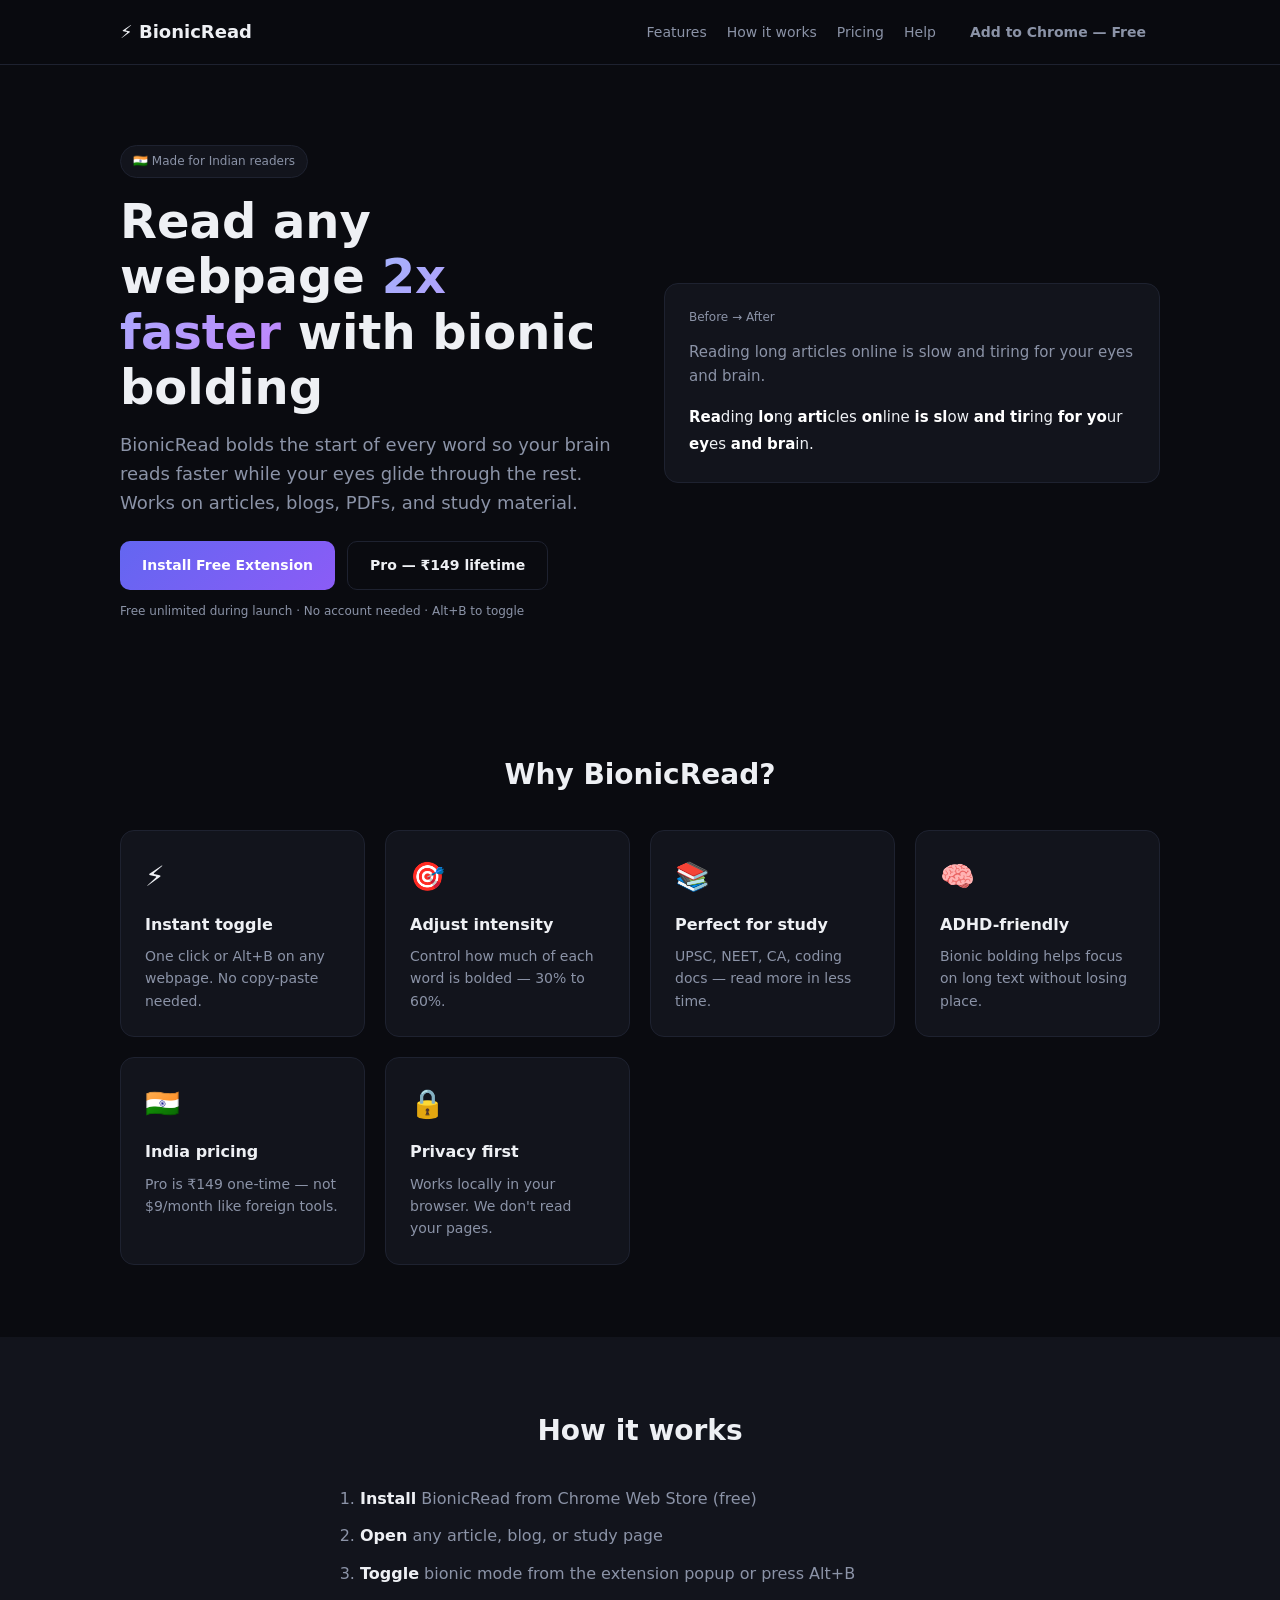
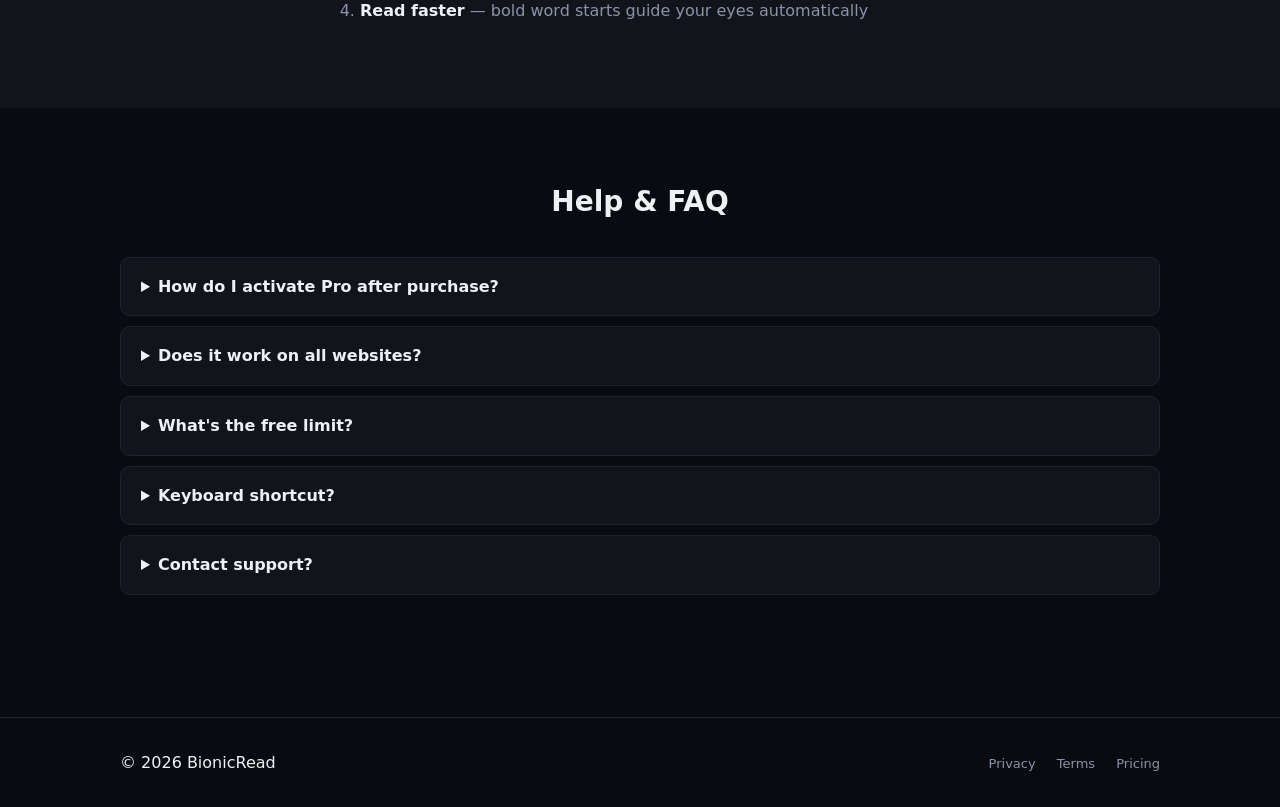
<file: index.html>
<!DOCTYPE html>
<html lang="en">
<head>
  <meta charset="UTF-8" />
  <meta name="viewport" content="width=device-width, initial-scale=1.0" />
  <title>BionicRead — Read Any Webpage 2x Faster | Bionic Reading Chrome Extension</title>
  <meta name="description" content="BionicRead transforms any webpage into bionic reading mode. Bold word starts help you read faster. Free Chrome extension for students & professionals in India. Pro ₹149 lifetime." />
  <meta name="keywords" content="bionic reading, bionic reading chrome extension, read faster, speed reading, ADHD reading tool, bionic reading india" />
  <meta property="og:title" content="BionicRead — Read 2x Faster on Any Page" />
  <meta property="og:description" content="Free bionic reading Chrome extension. Transform any article, PDF, or webpage instantly." />
  <meta property="og:type" content="website" />
  <meta property="og:url" content="https://bionicread.vercel.app" />
  <link rel="canonical" href="https://bionicread.vercel.app/" />
  <link rel="stylesheet" href="styles.css" />
  <script src="analytics.js"></script>
</head>
<body>
  <nav class="nav">
    <div class="container nav-inner">
      <a href="/" class="logo">⚡ BionicRead</a>
      <div class="nav-links">
        <a href="#features">Features</a>
        <a href="#how">How it works</a>
        <a href="pricing.html">Pricing</a>
        <a href="#help">Help</a>
        <a href="https://chrome.google.com/webstore" class="btn btn-sm" id="chromeLink" target="_blank" rel="noopener">Add to Chrome — Free</a>
      </div>
    </div>
  </nav>

  <header class="hero">
    <div class="container hero-grid">
      <div>
        <span class="pill">🇮🇳 Made for Indian readers</span>
        <h1>Read any webpage <span class="gradient">2x faster</span> with bionic bolding</h1>
        <p class="lead">BionicRead bolds the start of every word so your brain reads faster while your eyes glide through the rest. Works on articles, blogs, PDFs, and study material.</p>
        <div class="hero-cta">
          <a href="https://chrome.google.com/webstore" class="btn btn-primary" id="heroChromeBtn" target="_blank" rel="noopener">Install Free Extension</a>
          <a href="pricing.html" class="btn btn-outline">Pro — ₹149 lifetime</a>
        </div>
        <p class="micro">Free unlimited during launch · No account needed · Alt+B to toggle</p>
      </div>
      <div class="demo-card">
        <div class="demo-label">Before → After</div>
        <p class="demo-normal">Reading long articles online is slow and tiring for your eyes and brain.</p>
        <p class="demo-bionic"><span class="b">Rea</span>ding <span class="b">lo</span>ng <span class="b">arti</span>cles <span class="b">on</span>line <span class="b">is</span> <span class="b">sl</span>ow <span class="b">and</span> <span class="b">tir</span>ing <span class="b">for</span> <span class="b">yo</span>ur <span class="b">ey</span>es <span class="b">and</span> <span class="b">bra</span>in.</p>
      </div>
    </div>
  </header>

  <section id="features" class="section">
    <div class="container">
      <h2>Why BionicRead?</h2>
      <div class="grid-3">
        <div class="card"><div class="icon">⚡</div><h3>Instant toggle</h3><p>One click or Alt+B on any webpage. No copy-paste needed.</p></div>
        <div class="card"><div class="icon">🎯</div><h3>Adjust intensity</h3><p>Control how much of each word is bolded — 30% to 60%.</p></div>
        <div class="card"><div class="icon">📚</div><h3>Perfect for study</h3><p>UPSC, NEET, CA, coding docs — read more in less time.</p></div>
        <div class="card"><div class="icon">🧠</div><h3>ADHD-friendly</h3><p>Bionic bolding helps focus on long text without losing place.</p></div>
        <div class="card"><div class="icon">🇮🇳</div><h3>India pricing</h3><p>Pro is ₹149 one-time — not $9/month like foreign tools.</p></div>
        <div class="card"><div class="icon">🔒</div><h3>Privacy first</h3><p>Works locally in your browser. We don't read your pages.</p></div>
      </div>
    </div>
  </section>

  <section id="how" class="section alt">
    <div class="container">
      <h2>How it works</h2>
      <ol class="steps">
        <li><strong>Install</strong> BionicRead from Chrome Web Store (free)</li>
        <li><strong>Open</strong> any article, blog, or study page</li>
        <li><strong>Toggle</strong> bionic mode from the extension popup or press Alt+B</li>
        <li><strong>Read faster</strong> — bold word starts guide your eyes automatically</li>
      </ol>
    </div>
  </section>

  <section id="help" class="section">
    <div class="container">
      <h2>Help & FAQ</h2>
      <details><summary>How do I activate Pro after purchase?</summary><p>After payment you'll get a license key by email. Open the extension → "Already purchased?" → enter key + email → Activate.</p></details>
      <details><summary>Does it work on all websites?</summary><p>Yes on most text-heavy pages. It skips code blocks, inputs, and editable areas.</p></details>
      <details><summary>What's the free limit?</summary><p>5 pages per day with bionic mode. Pro removes the limit forever.</p></details>
      <details><summary>Keyboard shortcut?</summary><p>Alt+B toggles bionic mode on the current tab.</p></details>
      <details><summary>Contact support?</summary><p>Email: abhishekrana254@gmail.com</p></details>
    </div>
  </section>

  <footer class="footer">
    <div class="container footer-inner">
      <span>© 2026 BionicRead</span>
      <div>
        <a href="privacy.html">Privacy</a>
        <a href="terms.html">Terms</a>
        <a href="pricing.html">Pricing</a>
      </div>
    </div>
  </footer>
  <script src="config.js"></script>
</body>
</html>
</file>
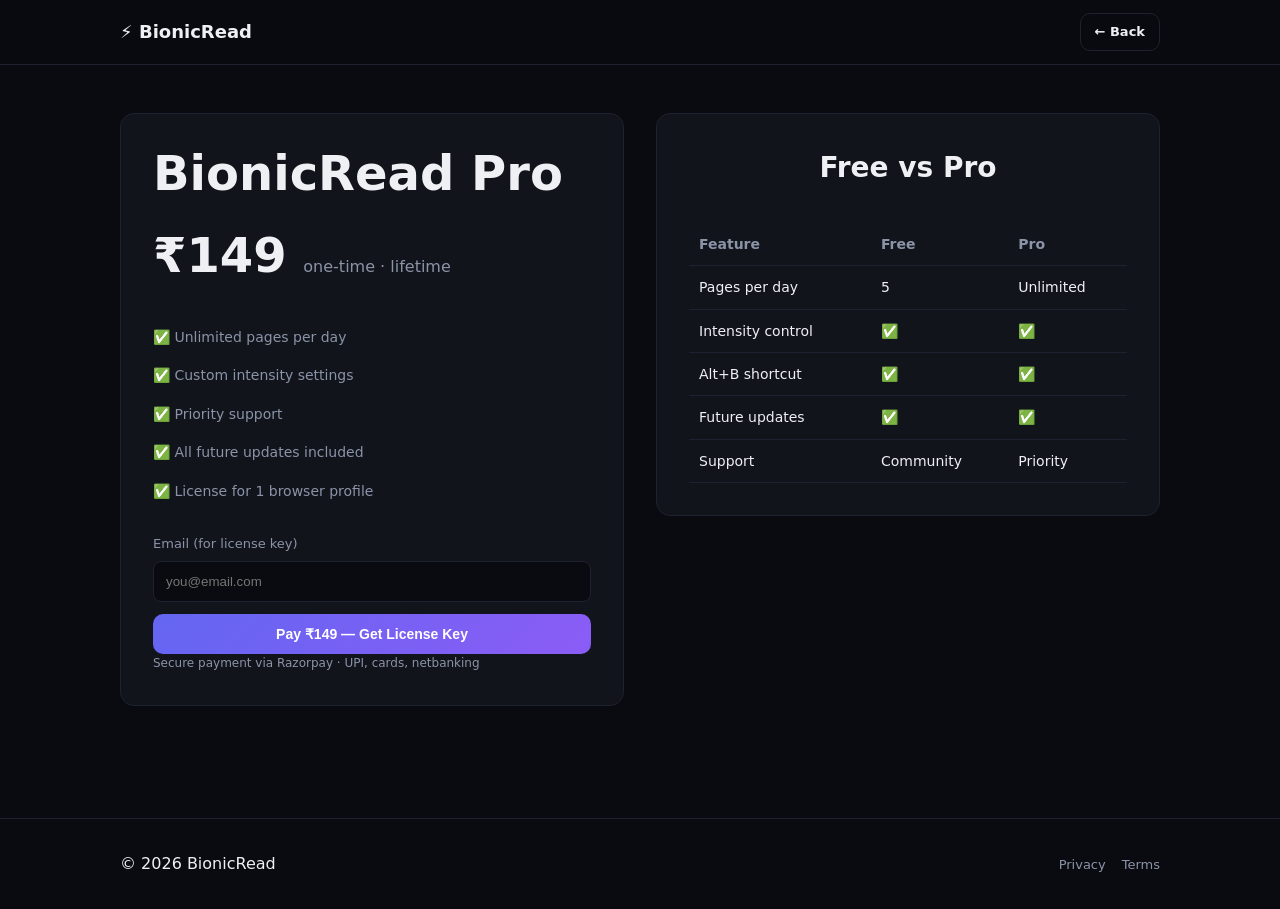
<file: pricing.html>
<!DOCTYPE html>
<html lang="en">
<head>
  <meta charset="UTF-8" />
  <meta name="viewport" content="width=device-width, initial-scale=1.0" />
  <title>BionicRead Pro — ₹149 Lifetime | Unlimited Bionic Reading</title>
  <meta name="description" content="Upgrade to BionicRead Pro for unlimited bionic reading on every webpage. One-time ₹149 payment. No subscription." />
  <link rel="stylesheet" href="styles.css" />
  <script src="analytics.js"></script>
  <script src="https://checkout.razorpay.com/v1/checkout.js"></script>
</head>
<body>
  <nav class="nav">
    <div class="container nav-inner">
      <a href="index.html" class="logo">⚡ BionicRead</a>
      <a href="index.html" class="btn btn-sm btn-outline">← Back</a>
    </div>
  </nav>

  <section class="section pricing-hero">
    <div class="container pricing-grid">
      <div class="price-card">
        <h1>BionicRead Pro</h1>
        <div class="price">₹149 <span>one-time · lifetime</span></div>
        <ul class="price-features">
          <li>✅ Unlimited pages per day</li>
          <li>✅ Custom intensity settings</li>
          <li>✅ Priority support</li>
          <li>✅ All future updates included</li>
          <li>✅ License for 1 browser profile</li>
        </ul>
        <form id="checkoutForm" class="checkout-form">
          <label>Email (for license key)</label>
          <input type="email" id="email" required placeholder="you@email.com" />
          <button type="submit" class="btn btn-primary btn-block" id="payBtn">Pay ₹149 — Get License Key</button>
        </form>
        <p class="micro">Secure payment via Razorpay · UPI, cards, netbanking</p>
        <p id="payError" class="error hidden"></p>
      </div>

      <div class="compare-card">
        <h2>Free vs Pro</h2>
        <table class="compare-table">
          <tr><th>Feature</th><th>Free</th><th>Pro</th></tr>
          <tr><td>Pages per day</td><td>5</td><td>Unlimited</td></tr>
          <tr><td>Intensity control</td><td>✅</td><td>✅</td></tr>
          <tr><td>Alt+B shortcut</td><td>✅</td><td>✅</td></tr>
          <tr><td>Future updates</td><td>✅</td><td>✅</td></tr>
          <tr><td>Support</td><td>Community</td><td>Priority</td></tr>
        </table>
      </div>
    </div>
  </section>

  <section class="section alt" id="successSection" style="display:none">
    <div class="container">
      <div class="success-box">
        <h2>🎉 Payment successful!</h2>
        <p>Your license key:</p>
        <code id="licenseDisplay"></code>
        <p>Copy this key → Open BionicRead extension → "Already purchased?" → Activate</p>
        <a href="index.html#help" class="btn btn-primary">Activation guide</a>
      </div>
    </div>
  </section>

  <footer class="footer">
    <div class="container footer-inner">
      <span>© 2026 BionicRead</span>
      <div><a href="privacy.html">Privacy</a><a href="terms.html">Terms</a></div>
    </div>
  </footer>

  <script src="config.js"></script>
  <script src="pricing.js"></script>
</body>
</html>
</file>
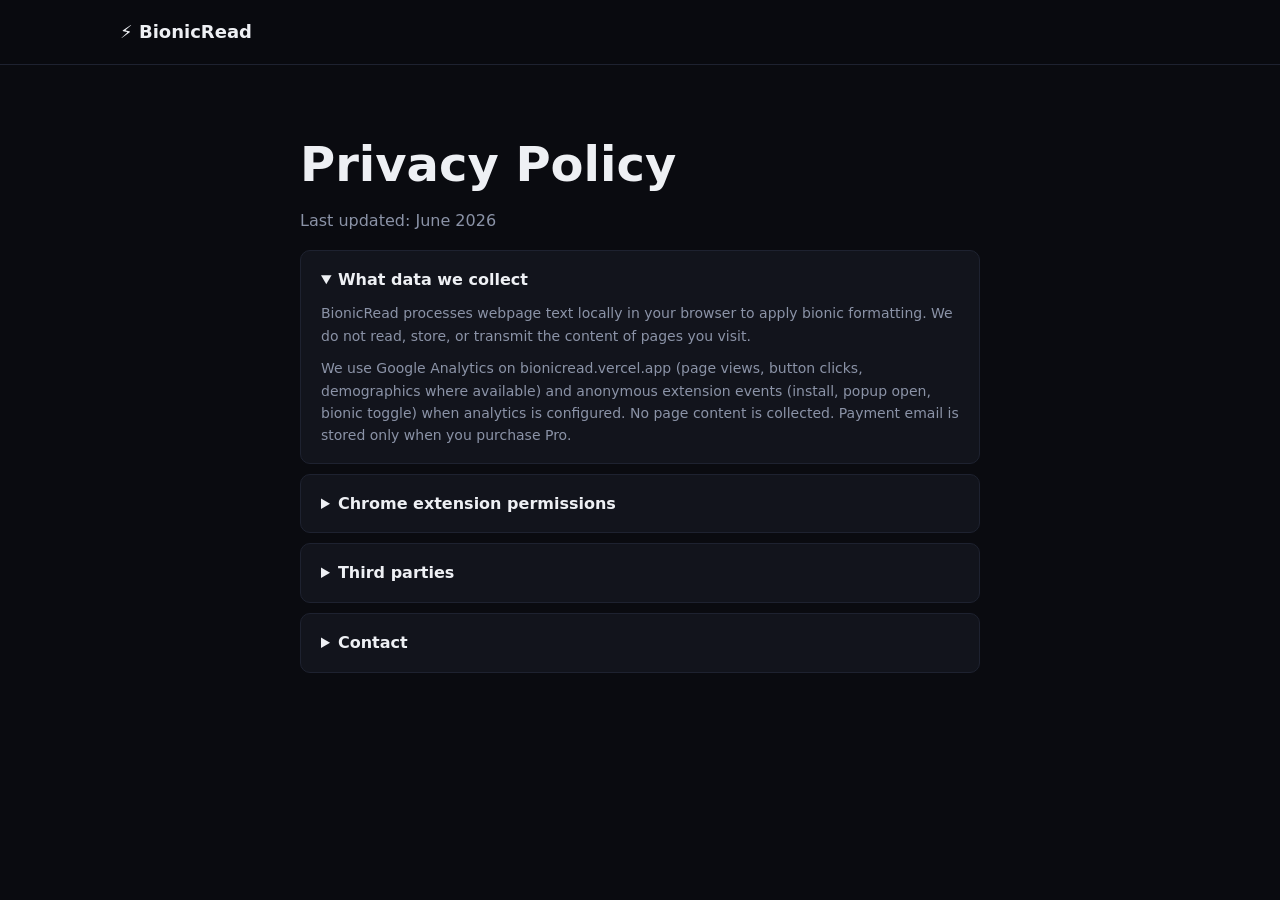
<file: privacy.html>
<!DOCTYPE html>
<html lang="en">
<head>
  <meta charset="UTF-8" />
  <title>Privacy Policy — BionicRead</title>
  <link rel="stylesheet" href="styles.css" />
  <script src="analytics.js"></script>
</head>
<body>
  <nav class="nav"><div class="container nav-inner"><a href="index.html" class="logo">⚡ BionicRead</a></div></nav>
  <section class="section"><div class="container" style="max-width:720px">
    <h1>Privacy Policy</h1>
    <p style="color:var(--muted);margin:16px 0">Last updated: June 2026</p>
    <details open><summary>What data we collect</summary>
      <p>BionicRead processes webpage text locally in your browser to apply bionic formatting. We do not read, store, or transmit the content of pages you visit.</p>
      <p>We use Google Analytics on bionicread.vercel.app (page views, button clicks, demographics where available) and anonymous extension events (install, popup open, bionic toggle) when analytics is configured. No page content is collected. Payment email is stored only when you purchase Pro.</p>
    </details>
    <details><summary>Chrome extension permissions</summary>
      <p><strong>storage:</strong> Save your settings and daily usage count.<br/>
      <strong>activeTab:</strong> Apply bionic mode on the current tab when you toggle.<br/>
      <strong>host_permissions (&lt;all_urls&gt;):</strong> Required to transform text on pages you choose to read.</p>
    </details>
    <details><summary>Third parties</summary>
      <p>Payments processed by Razorpay. Analytics may use Google Analytics on the landing page. We do not sell your data.</p>
    </details>
    <details><summary>Contact</summary><p>Email: abhishekrana254@gmail.com</p></details>
  </div></section>
</body>
</html>
</file>
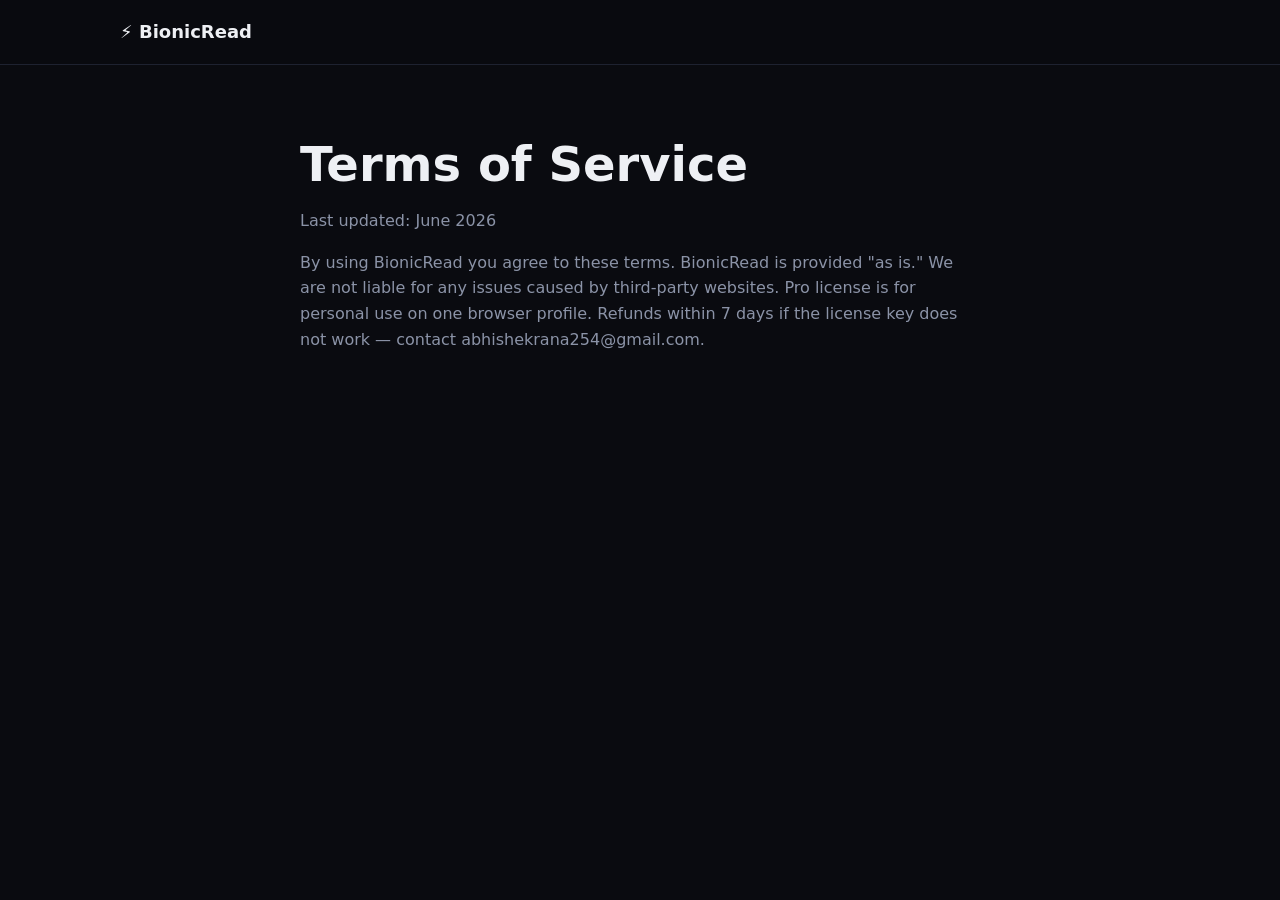
<file: terms.html>
<!DOCTYPE html>
<html lang="en">
<head>
  <meta charset="UTF-8" />
  <title>Terms of Service — BionicRead</title>
  <link rel="stylesheet" href="styles.css" />
  <script src="analytics.js"></script>
</head>
<body>
  <nav class="nav"><div class="container nav-inner"><a href="index.html" class="logo">⚡ BionicRead</a></div></nav>
  <section class="section"><div class="container" style="max-width:720px">
    <h1>Terms of Service</h1>
    <p style="color:var(--muted);margin:16px 0">Last updated: June 2026</p>
    <p style="color:var(--muted)">By using BionicRead you agree to these terms. BionicRead is provided "as is." We are not liable for any issues caused by third-party websites. Pro license is for personal use on one browser profile. Refunds within 7 days if the license key does not work — contact abhishekrana254@gmail.com.</p>
  </div></section>
</body>
</html>
</file>
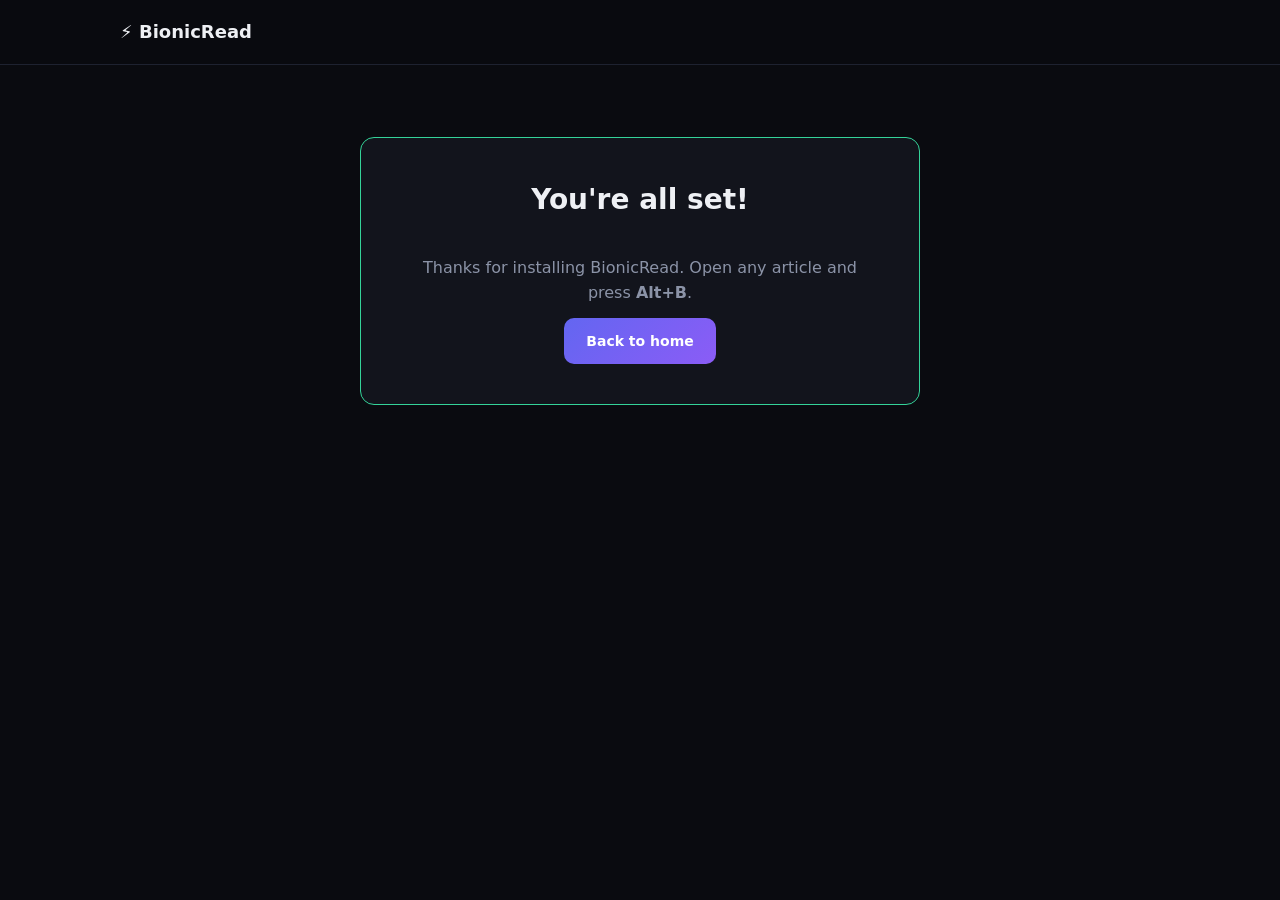
<file: thanks.html>
<!DOCTYPE html>
<html lang="en">
<head>
  <meta charset="UTF-8" />
  <meta name="viewport" content="width=device-width, initial-scale=1.0" />
  <title>Thanks — BionicRead</title>
  <meta name="robots" content="noindex" />
  <link rel="stylesheet" href="styles.css" />
  <script src="analytics.js"></script>
  <script>
    document.addEventListener("DOMContentLoaded", () => {
      if (typeof gtag === "function") {
        gtag("event", "conversion", {
          send_to: "AW-18278709652/shMcCJXk4sYcEJTz-4tE",
          value: 1.0,
          currency: "INR",
        });
      }
      trackGa4("purchase", { value: 1, currency: "INR" });
    });
  </script>
</head>
<body>
  <nav class="nav"><div class="container nav-inner"><a href="index.html" class="logo">⚡ BionicRead</a></div></nav>
  <section class="section">
    <div class="container success-box">
      <h2>You're all set!</h2>
      <p style="color:var(--muted);margin:12px 0">Thanks for installing BionicRead. Open any article and press <strong>Alt+B</strong>.</p>
      <a href="index.html" class="btn btn-primary">Back to home</a>
    </div>
  </section>
</body>
</html>
</file>
<file: styles.css>
:root {
  --bg: #0a0b10;
  --surface: #12141c;
  --border: #1e2230;
  --text: #eef0f4;
  --muted: #8b93a7;
  --primary: #6366f1;
  --primary2: #8b5cf6;
  --radius: 14px;
}

* { box-sizing: border-box; margin: 0; padding: 0; }
html { scroll-behavior: smooth; }

body {
  font-family: "Segoe UI", system-ui, sans-serif;
  background: var(--bg);
  color: var(--text);
  line-height: 1.6;
}

.container { max-width: 1080px; margin: 0 auto; padding: 0 20px; }

.nav {
  position: sticky; top: 0; z-index: 50;
  background: rgba(10,11,16,0.85);
  backdrop-filter: blur(12px);
  border-bottom: 1px solid var(--border);
}

.nav-inner {
  display: flex; align-items: center; justify-content: space-between;
  height: 64px;
}

.logo { font-weight: 800; font-size: 18px; color: var(--text); text-decoration: none; }

.nav-links { display: flex; align-items: center; gap: 20px; }
.nav-links a { color: var(--muted); text-decoration: none; font-size: 14px; }
.nav-links a:hover { color: var(--text); }

.btn {
  display: inline-flex; align-items: center; justify-content: center;
  padding: 12px 22px; border-radius: 10px; font-weight: 600; font-size: 14px;
  text-decoration: none; border: none; cursor: pointer; transition: 0.15s;
}

.btn-primary {
  background: linear-gradient(135deg, var(--primary), var(--primary2));
  color: white;
}

.btn-outline {
  background: transparent; color: var(--text);
  border: 1px solid var(--border);
}

.btn-sm { padding: 8px 14px; font-size: 13px; }
.btn-block { width: 100%; margin-top: 12px; }

.btn:hover { filter: brightness(1.08); }

.hero { padding: 80px 0 60px; }

.hero-grid {
  display: grid; grid-template-columns: 1fr 1fr; gap: 48px; align-items: center;
}

@media (max-width: 768px) {
  .hero-grid { grid-template-columns: 1fr; }
  .nav-links a:not(.btn) { display: none; }
}

.pill {
  display: inline-block; background: var(--surface); border: 1px solid var(--border);
  padding: 6px 12px; border-radius: 999px; font-size: 12px; color: var(--muted); margin-bottom: 16px;
}

h1 { font-size: clamp(32px, 5vw, 48px); line-height: 1.15; margin-bottom: 16px; }
.gradient { background: linear-gradient(135deg, #a5b4fc, #c084fc); -webkit-background-clip: text; -webkit-text-fill-color: transparent; }
.lead { font-size: 18px; color: var(--muted); margin-bottom: 24px; max-width: 520px; }
.hero-cta { display: flex; gap: 12px; flex-wrap: wrap; margin-bottom: 12px; }
.micro { font-size: 12px; color: var(--muted); }

.demo-card {
  background: var(--surface); border: 1px solid var(--border);
  border-radius: var(--radius); padding: 24px;
}

.demo-label { font-size: 12px; color: var(--muted); margin-bottom: 12px; }
.demo-normal { color: var(--muted); margin-bottom: 16px; font-size: 15px; }
.demo-bionic { font-size: 15px; line-height: 1.8; }
.demo-bionic .b { font-weight: 800; color: #fff; }

.section { padding: 72px 0; }
.section.alt { background: var(--surface); }
.section h2 { font-size: 28px; margin-bottom: 32px; text-align: center; }

.grid-3 {
  display: grid; grid-template-columns: repeat(auto-fit, minmax(240px, 1fr)); gap: 20px;
}

.card {
  background: var(--surface); border: 1px solid var(--border);
  border-radius: var(--radius); padding: 24px;
}

.card .icon { font-size: 28px; margin-bottom: 12px; }
.card h3 { margin-bottom: 8px; font-size: 16px; }
.card p { color: var(--muted); font-size: 14px; }

.steps { max-width: 560px; margin: 0 auto; font-size: 16px; }
.steps li { margin-bottom: 12px; color: var(--muted); }
.steps strong { color: var(--text); }

details {
  background: var(--surface); border: 1px solid var(--border);
  border-radius: 10px; padding: 16px 20px; margin-bottom: 10px;
}

details summary { cursor: pointer; font-weight: 600; }
details p { margin-top: 10px; color: var(--muted); font-size: 14px; }

.footer { border-top: 1px solid var(--border); padding: 32px 0; margin-top: 40px; }
.footer-inner { display: flex; justify-content: space-between; align-items: center; flex-wrap: wrap; gap: 12px; }
.footer a { color: var(--muted); text-decoration: none; margin-left: 16px; font-size: 13px; }

/* Pricing */
.pricing-hero { padding-top: 48px; }
.pricing-grid { display: grid; grid-template-columns: 1fr 1fr; gap: 32px; align-items: start; }
@media (max-width: 768px) { .pricing-grid { grid-template-columns: 1fr; } }

.price-card, .compare-card {
  background: var(--surface); border: 1px solid var(--border);
  border-radius: var(--radius); padding: 32px;
}

.price { font-size: 48px; font-weight: 800; margin: 16px 0 24px; }
.price span { font-size: 16px; font-weight: 400; color: var(--muted); }

.price-features { list-style: none; margin-bottom: 24px; }
.price-features li { padding: 8px 0; color: var(--muted); font-size: 14px; }

.checkout-form label { display: block; font-size: 13px; color: var(--muted); margin-bottom: 6px; }
.checkout-form input {
  width: 100%; padding: 12px; border-radius: 8px;
  border: 1px solid var(--border); background: var(--bg); color: var(--text);
}

.compare-table { width: 100%; border-collapse: collapse; font-size: 14px; }
.compare-table th, .compare-table td { padding: 10px; border-bottom: 1px solid var(--border); text-align: left; }
.compare-table th { color: var(--muted); }

.success-box {
  text-align: center; background: var(--surface); border: 1px solid #34d399;
  border-radius: var(--radius); padding: 40px; max-width: 560px; margin: 0 auto;
}

.success-box code {
  display: block; font-size: 20px; font-weight: 700; color: #34d399;
  margin: 16px 0; padding: 16px; background: var(--bg); border-radius: 8px;
}

.error { color: #f87171; font-size: 13px; margin-top: 10px; }
.hidden { display: none !important; }
</file>
